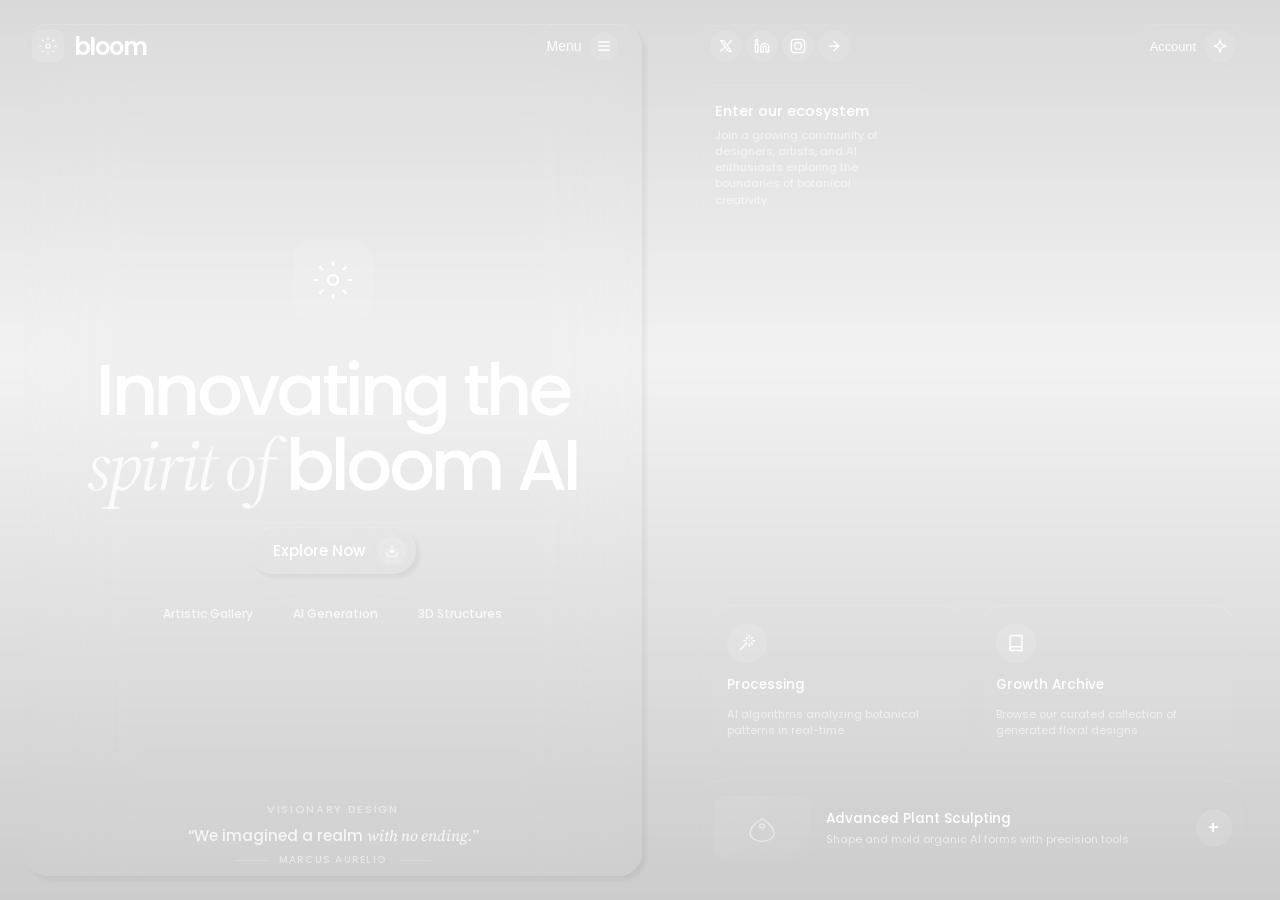
<file: bloom.html>
<!DOCTYPE html>
<html lang="en">
<head>
  <meta charset="UTF-8" />
  <meta name="viewport" content="width=device-width, initial-scale=1.0" />
  <title>Bloom — AI-Powered Plant & Floral Design</title>
  <link rel="preconnect" href="https://fonts.googleapis.com" />
  <link rel="preconnect" href="https://fonts.gstatic.com" crossorigin />
  <link href="https://fonts.googleapis.com/css2?family=Poppins:ital,wght@0,300;0,400;0,500;0,600;0,700;1,300;1,400;1,500&family=Source+Serif+4:ital,opsz,wght@0,8..60,300;0,8..60,400;0,8..60,500;1,8..60,300;1,8..60,400;1,8..60,500&display=swap" rel="stylesheet" />
  <style>
    /* ============================== */
    /* RESET & BASE                   */
    /* ============================== */
    *, *::before, *::after { margin: 0; padding: 0; box-sizing: border-box; }

    :root {
      --radius: 1rem;
      --white: #ffffff;
      --white-80: rgba(255,255,255,0.8);
      --white-60: rgba(255,255,255,0.6);
      --white-50: rgba(255,255,255,0.5);
      --white-15: rgba(255,255,255,0.15);
      --white-10: rgba(255,255,255,0.1);
      --white-05: rgba(255,255,255,0.05);
    }

    html, body {
      width: 100%;
      height: 100%;
      overflow: hidden;
      font-family: 'Poppins', sans-serif;
      font-weight: 500;
      color: var(--white);
      -webkit-font-smoothing: antialiased;
    }

    /* ============================== */
    /* LIQUID GLASS — @layer          */
    /* ============================== */
    @layer components {
      .liquid-glass {
        background: rgba(255,255,255,0.01);
        background-blend-mode: luminosity;
        backdrop-filter: blur(4px);
        -webkit-backdrop-filter: blur(4px);
        border: none;
        box-shadow: inset 0 1px 1px rgba(255,255,255,0.1);
        position: relative;
        overflow: hidden;
      }

      .liquid-glass::before {
        content: '';
        position: absolute;
        inset: 0;
        border-radius: inherit;
        padding: 1.4px;
        background: linear-gradient(
          180deg,
          rgba(255,255,255,0.45) 0%,
          rgba(255,255,255,0.15) 20%,
          transparent 40%,
          transparent 60%,
          rgba(255,255,255,0.15) 80%,
          rgba(255,255,255,0.45) 100%
        );
        -webkit-mask:
          linear-gradient(#fff 0 0) content-box,
          linear-gradient(#fff 0 0);
        mask:
          linear-gradient(#fff 0 0) content-box,
          linear-gradient(#fff 0 0);
        -webkit-mask-composite: xor;
        mask-composite: exclude;
        pointer-events: none;
      }

      .liquid-glass-strong {
        background: rgba(255,255,255,0.01);
        background-blend-mode: luminosity;
        backdrop-filter: blur(50px);
        -webkit-backdrop-filter: blur(50px);
        border: none;
        box-shadow:
          4px 4px 4px rgba(0,0,0,0.05),
          inset 0 1px 1px rgba(255,255,255,0.15);
        position: relative;
        overflow: hidden;
      }

      .liquid-glass-strong::before {
        content: '';
        position: absolute;
        inset: 0;
        border-radius: inherit;
        padding: 1.4px;
        background: linear-gradient(
          180deg,
          rgba(255,255,255,0.5) 0%,
          rgba(255,255,255,0.2) 20%,
          transparent 40%,
          transparent 60%,
          rgba(255,255,255,0.2) 80%,
          rgba(255,255,255,0.5) 100%
        );
        -webkit-mask:
          linear-gradient(#fff 0 0) content-box,
          linear-gradient(#fff 0 0);
        mask:
          linear-gradient(#fff 0 0) content-box,
          linear-gradient(#fff 0 0);
        -webkit-mask-composite: xor;
        mask-composite: exclude;
        pointer-events: none;
      }
    }

    /* ============================== */
    /* VIDEO BACKGROUND               */
    /* ============================== */
    .video-bg {
      position: fixed;
      inset: 0;
      z-index: 0;
    }

    .video-bg video {
      width: 100%;
      height: 100%;
      object-fit: cover;
    }

    .video-bg::after {
      content: '';
      position: absolute;
      inset: 0;
      background: linear-gradient(
        180deg,
        rgba(0,0,0,0.15) 0%,
        rgba(0,0,0,0.05) 40%,
        rgba(0,0,0,0.2) 100%
      );
      pointer-events: none;
    }

    /* ============================== */
    /* CONTENT WRAPPER                */
    /* ============================== */
    .content-wrapper {
      position: relative;
      z-index: 10;
      width: 100%;
      height: 100vh;
      min-height: 100vh;
      display: flex;
      flex-direction: row;
    }

    /* ============================== */
    /* LEFT PANEL                     */
    /* ============================== */
    .left-panel {
      width: 52%;
      height: 100vh;
      position: relative;
      display: flex;
      flex-direction: column;
    }

    .left-overlay {
      position: absolute;
      inset: 1rem;
      border-radius: 1.5rem;
      pointer-events: none;
    }

    @media (min-width: 1024px) {
      .left-overlay { inset: 1.5rem; }
    }

    .left-content {
      position: relative;
      z-index: 2;
      display: flex;
      flex-direction: column;
      height: 100%;
      padding: 1.25rem 1.5rem;
    }

    @media (min-width: 1024px) {
      .left-content { padding: 1.5rem 2rem; }
    }

    /* ============================== */
    /* NAV                            */
    /* ============================== */
    .nav {
      display: flex;
      align-items: center;
      justify-content: space-between;
      flex-shrink: 0;
    }

    .nav-logo {
      display: flex;
      align-items: center;
      gap: 0.6rem;
    }

    .nav-logo-img {
      width: 32px;
      height: 32px;
      border-radius: 8px;
      background: rgba(255,255,255,0.12);
      display: flex;
      align-items: center;
      justify-content: center;
    }

    .nav-logo-img svg { width: 18px; height: 18px; }

    .nav-logo-text {
      font-size: 1.5rem;
      font-weight: 600;
      letter-spacing: -0.05em;
      color: var(--white);
    }

    .menu-btn {
      display: flex;
      align-items: center;
      gap: 0.5rem;
      padding: 0.5rem 1rem 0.5rem 0.75rem;
      border-radius: 9999px;
      font-size: 0.875rem;
      font-weight: 500;
      color: var(--white);
      cursor: pointer;
      transition: transform 0.2s ease;
    }

    .menu-btn:hover { transform: scale(1.05); }
    .menu-btn:active { transform: scale(0.95); }

    .menu-btn svg { width: 18px; height: 18px; }

    /* ============================== */
    /* HERO CENTER                    */
    /* ============================== */
    .hero-center {
      flex: 1;
      display: flex;
      flex-direction: column;
      align-items: center;
      justify-content: center;
      text-align: center;
      gap: 1.5rem;
    }

    .hero-logo-lg {
      width: 80px;
      height: 80px;
      border-radius: 1.25rem;
      background: rgba(255,255,255,0.1);
      display: flex;
      align-items: center;
      justify-content: center;
      margin-bottom: 0.5rem;
    }

    .hero-logo-lg svg { width: 40px; height: 40px; }

    .hero-heading {
      font-family: 'Poppins', sans-serif;
      font-weight: 500;
      font-size: 3.5rem;
      line-height: 1.05;
      letter-spacing: -0.05em;
      color: var(--white);
      max-width: 540px;
    }

    @media (min-width: 1024px) {
      .hero-heading { font-size: 4.5rem; }
    }

    .hero-heading .serif {
      font-family: 'Source Serif 4', serif;
      font-style: italic;
      font-weight: 400;
      color: var(--white-80);
    }

    .hero-heading .line {
      display: block;
    }

    .cta-btn {
      display: inline-flex;
      align-items: center;
      gap: 0.75rem;
      padding: 0.6rem 0.65rem 0.6rem 1.5rem;
      border-radius: 9999px;
      font-size: 0.95rem;
      font-weight: 500;
      font-family: 'Poppins', sans-serif;
      color: var(--white);
      cursor: pointer;
      transition: transform 0.2s ease;
    }

    .cta-btn:hover { transform: scale(1.05); }
    .cta-btn:active { transform: scale(0.95); }

    .cta-icon-circle {
      width: 28px;
      height: 28px;
      border-radius: 9999px;
      background: rgba(255,255,255,0.15);
      display: flex;
      align-items: center;
      justify-content: center;
    }

    .cta-icon-circle svg { width: 14px; height: 14px; }

    .pills-row {
      display: flex;
      gap: 0.5rem;
      flex-wrap: wrap;
      justify-content: center;
    }

    .pill {
      padding: 0.4rem 1rem;
      border-radius: 9999px;
      font-size: 0.75rem;
      color: var(--white-80);
    }

    /* ============================== */
    /* BOTTOM QUOTE                   */
    /* ============================== */
    .bottom-quote {
      flex-shrink: 0;
      text-align: center;
      padding-bottom: 0.5rem;
    }

    .quote-label {
      font-size: 0.7rem;
      letter-spacing: 0.15em;
      text-transform: uppercase;
      color: var(--white-50);
      margin-bottom: 0.4rem;
    }

    .quote-text {
      font-size: 0.95rem;
      color: var(--white-80);
      margin-bottom: 0.3rem;
    }

    .quote-text .serif {
      font-family: 'Source Serif 4', serif;
      font-style: italic;
      color: var(--white-80);
    }

    .quote-text .display {
      font-family: 'Poppins', sans-serif;
    }

    .quote-author {
      font-size: 0.65rem;
      letter-spacing: 0.12em;
      text-transform: uppercase;
      color: var(--white-50);
      display: flex;
      align-items: center;
      justify-content: center;
      gap: 0.75rem;
    }

    .quote-author-line {
      width: 32px;
      height: 1px;
      background: rgba(255,255,255,0.25);
    }

    /* ============================== */
    /* RIGHT PANEL                    */
    /* ============================== */
    .right-panel {
      width: 48%;
      height: 100vh;
      display: none;
      flex-direction: column;
      padding: 1.5rem 2rem;
      position: relative;
    }

    @media (min-width: 1024px) {
      .right-panel { display: flex; }
    }

    /* Top bar */
    .right-top {
      display: flex;
      align-items: center;
      justify-content: space-between;
      flex-shrink: 0;
    }

    .social-pill {
      display: flex;
      align-items: center;
      gap: 0.25rem;
      padding: 0.35rem 0.35rem 0.35rem 0.75rem;
      border-radius: 9999px;
    }

    .social-pill a {
      display: flex;
      align-items: center;
      justify-content: center;
      width: 32px;
      height: 32px;
      border-radius: 9999px;
      background: rgba(255,255,255,0.1);
      color: var(--white);
      text-decoration: none;
      transition: color 0.2s ease;
    }

    .social-pill a:hover { color: var(--white-80); }

    .social-pill a svg { width: 16px; height: 16px; }

    .social-arrow {
      display: flex;
      align-items: center;
      justify-content: center;
      width: 32px;
      height: 32px;
      border-radius: 9999px;
      background: rgba(255,255,255,0.1);
      color: var(--white);
      cursor: pointer;
      transition: transform 0.2s;
    }

    .social-arrow:hover { transform: scale(1.1); }
    .social-arrow svg { width: 16px; height: 16px; }

    .account-btn {
      display: flex;
      align-items: center;
      gap: 0.5rem;
      padding: 0.4rem 0.75rem;
      border-radius: 9999px;
      color: var(--white);
      cursor: pointer;
      font-size: 0.8rem;
      transition: transform 0.2s;
    }

    .account-btn:hover { transform: scale(1.05); }
    .account-btn svg { width: 16px; height: 16px; }

    .icon-circle-sm {
      width: 32px;
      height: 32px;
      border-radius: 9999px;
      background: rgba(255,255,255,0.1);
      display: flex;
      align-items: center;
      justify-content: center;
    }

    .icon-circle-sm svg { width: 16px; height: 16px; }

    /* Community card */
    .community-card {
      width: 14rem;
      padding: 1rem 1.1rem;
      border-radius: var(--radius);
      margin-top: 1rem;
    }

    .community-card h3 {
      font-size: 0.9rem;
      font-weight: 500;
      color: var(--white);
      margin-bottom: 0.3rem;
    }

    .community-card p {
      font-size: 0.7rem;
      font-weight: 400;
      color: var(--white-60);
      line-height: 1.45;
    }

    /* Right bottom section */
    .right-bottom {
      margin-top: auto;
      display: flex;
      flex-direction: column;
      gap: 0.75rem;
    }

    .features-outer {
      padding: 0.75rem;
      border-radius: 2.5rem;
    }

    .features-grid {
      display: grid;
      grid-template-columns: 1fr 1fr;
      gap: 0.75rem;
    }

    .feature-card {
      padding: 1.1rem;
      border-radius: 1.5rem;
      display: flex;
      flex-direction: column;
      gap: 0.75rem;
    }

    .feature-icon {
      width: 40px;
      height: 40px;
      border-radius: 9999px;
      background: rgba(255,255,255,0.1);
      display: flex;
      align-items: center;
      justify-content: center;
    }

    .feature-icon svg { width: 18px; height: 18px; }

    .feature-card h4 {
      font-size: 0.85rem;
      font-weight: 500;
      color: var(--white);
    }

    .feature-card p {
      font-size: 0.7rem;
      font-weight: 400;
      color: var(--white-60);
      line-height: 1.4;
    }

    .feature-card .meta {
      font-size: 0.6rem;
      color: var(--white-50);
      text-transform: uppercase;
      letter-spacing: 0.08em;
    }

    /* Bottom wide card */
    .bottom-feature-card {
      padding: 1rem;
      border-radius: 1.5rem;
      display: flex;
      align-items: center;
      gap: 1rem;
    }

    .flower-thumb {
      width: 96px;
      height: 64px;
      border-radius: 0.75rem;
      background: linear-gradient(135deg, rgba(255,255,255,0.08), rgba(255,255,255,0.02));
      flex-shrink: 0;
      overflow: hidden;
      display: flex;
      align-items: center;
      justify-content: center;
    }

    .flower-thumb svg { width: 32px; height: 32px; opacity: 0.5; }

    .bottom-feature-text {
      flex: 1;
    }

    .bottom-feature-text h4 {
      font-size: 0.85rem;
      font-weight: 500;
      color: var(--white);
      margin-bottom: 0.2rem;
    }

    .bottom-feature-text p {
      font-size: 0.7rem;
      font-weight: 400;
      color: var(--white-60);
      line-height: 1.4;
    }

    .plus-btn {
      width: 36px;
      height: 36px;
      border-radius: 9999px;
      background: rgba(255,255,255,0.1);
      display: flex;
      align-items: center;
      justify-content: center;
      color: var(--white);
      cursor: pointer;
      flex-shrink: 0;
      transition: transform 0.2s, background 0.2s;
      font-size: 1.1rem;
    }

    .plus-btn:hover {
      transform: scale(1.1);
      background: rgba(255,255,255,0.18);
    }

    /* ============================== */
    /* MOBILE HIDE                    */
    /* ============================== */
    @media (max-width: 1023px) {
      .left-panel { width: 100%; }
      .right-panel { display: none; }
    }

    /* ============================== */
    /* ANIMATIONS                     */
    /* ============================== */
    @keyframes fadeInUp {
      from { opacity: 0; transform: translateY(24px); }
      to { opacity: 1; transform: translateY(0); }
    }

    .anim-1 { animation: fadeInUp 0.8s ease-out 0.1s both; }
    .anim-2 { animation: fadeInUp 0.8s ease-out 0.25s both; }
    .anim-3 { animation: fadeInUp 0.8s ease-out 0.4s both; }
    .anim-4 { animation: fadeInUp 0.8s ease-out 0.55s both; }
    .anim-5 { animation: fadeInUp 0.8s ease-out 0.7s both; }
    .anim-6 { animation: fadeInUp 0.8s ease-out 0.85s both; }
  </style>
</head>
<body>

  <!-- ==================== VIDEO BG ==================== -->
  <div class="video-bg">
    <video autoplay loop muted playsinline>
      <source src="https://d8j0ntlcm91z4.cloudfront.net/user_38xzZboKViGWJOttwIXH07lWA1P/hf_20260315_073750_51473149-4350-4920-ae24-c8214286f323.mp4" type="video/mp4" />
    </video>
  </div>

  <!-- ==================== CONTENT ==================== -->
  <div class="content-wrapper">

    <!-- LEFT PANEL -->
    <div class="left-panel">
      <div class="liquid-glass-strong left-overlay"></div>
      <div class="left-content">

        <!-- NAV -->
        <nav class="nav anim-1">
          <div class="nav-logo">
            <div class="nav-logo-img liquid-glass">
              <!-- Flower icon -->
              <svg viewBox="0 0 24 24" fill="none" stroke="currentColor" stroke-width="1.5" stroke-linecap="round" stroke-linejoin="round">
                <circle cx="12" cy="12" r="3"/>
                <path d="M12 1v2M12 21v2M4.22 4.22l1.42 1.42M18.36 18.36l1.42 1.42M1 12h2M21 12h2M4.22 19.78l1.42-1.42M18.36 5.64l1.42-1.42"/>
              </svg>
            </div>
            <span class="nav-logo-text">bloom</span>
          </div>
          <button class="menu-btn liquid-glass">
            <span>Menu</span>
            <div class="icon-circle-sm" style="width:28px;height:28px;">
              <!-- Menu icon -->
              <svg viewBox="0 0 24 24" fill="none" stroke="currentColor" stroke-width="2" stroke-linecap="round">
                <line x1="4" y1="6" x2="20" y2="6"/><line x1="4" y1="12" x2="20" y2="12"/><line x1="4" y1="18" x2="20" y2="18"/>
              </svg>
            </div>
          </button>
        </nav>

        <!-- HERO CENTER -->
        <div class="hero-center">
          <div class="hero-logo-lg liquid-glass anim-2">
            <svg viewBox="0 0 24 24" fill="none" stroke="currentColor" stroke-width="1.2" stroke-linecap="round" stroke-linejoin="round">
              <circle cx="12" cy="12" r="3"/>
              <path d="M12 1v2M12 21v2M4.22 4.22l1.42 1.42M18.36 18.36l1.42 1.42M1 12h2M21 12h2M4.22 19.78l1.42-1.42M18.36 5.64l1.42-1.42"/>
            </svg>
          </div>

          <h1 class="hero-heading anim-3">
            Innovating the<br/>
            <span class="serif">spirit of</span> bloom AI
          </h1>

          <button class="cta-btn liquid-glass-strong anim-4">
            <span>Explore Now</span>
            <div class="cta-icon-circle">
              <svg viewBox="0 0 24 24" fill="none" stroke="currentColor" stroke-width="2" stroke-linecap="round" stroke-linejoin="round">
                <path d="M21 15v4a2 2 0 01-2 2H5a2 2 0 01-2-2v-4"/><polyline points="7 10 12 15 17 10"/><line x1="12" y1="15" x2="12" y2="3"/>
              </svg>
            </div>
          </button>

          <div class="pills-row anim-5">
            <div class="pill liquid-glass">Artistic Gallery</div>
            <div class="pill liquid-glass">AI Generation</div>
            <div class="pill liquid-glass">3D Structures</div>
          </div>
        </div>

        <!-- BOTTOM QUOTE -->
        <div class="bottom-quote anim-6">
          <div class="quote-label">VISIONARY DESIGN</div>
          <div class="quote-text">
            <span class="display">&ldquo;We imagined a realm </span><span class="serif">with no ending.&rdquo;</span>
          </div>
          <div class="quote-author">
            <span class="quote-author-line"></span>
            <span>MARCUS AURELIO</span>
            <span class="quote-author-line"></span>
          </div>
        </div>
      </div>
    </div>

    <!-- RIGHT PANEL -->
    <div class="right-panel">

      <!-- Top bar -->
      <div class="right-top anim-2">
        <div class="social-pill liquid-glass">
          <a href="#" aria-label="Twitter">
            <svg viewBox="0 0 24 24" fill="none" stroke="currentColor" stroke-width="2" stroke-linecap="round" stroke-linejoin="round"><path d="M4 4l11.733 16h4.267l-11.733 -16z"/><path d="M4 20l6.768 -6.768m2.46 -2.46l6.772 -6.772"/></svg>
          </a>
          <a href="#" aria-label="LinkedIn">
            <svg viewBox="0 0 24 24" fill="none" stroke="currentColor" stroke-width="2" stroke-linecap="round" stroke-linejoin="round"><path d="M16 8a6 6 0 016 6v7h-4v-7a2 2 0 00-4 0v7h-4v-7a6 6 0 016-6z"/><rect x="2" y="9" width="4" height="12"/><circle cx="4" cy="4" r="2"/></svg>
          </a>
          <a href="#" aria-label="Instagram">
            <svg viewBox="0 0 24 24" fill="none" stroke="currentColor" stroke-width="2" stroke-linecap="round" stroke-linejoin="round"><rect x="2" y="2" width="20" height="20" rx="5"/><circle cx="12" cy="12" r="5"/><circle cx="17.5" cy="6.5" r="1" fill="currentColor" stroke="none"/></svg>
          </a>
          <div class="social-arrow">
            <svg viewBox="0 0 24 24" fill="none" stroke="currentColor" stroke-width="2" stroke-linecap="round" stroke-linejoin="round"><line x1="5" y1="12" x2="19" y2="12"/><polyline points="12 5 19 12 12 19"/></svg>
          </div>
        </div>

        <button class="account-btn liquid-glass anim-3">
          <span>Account</span>
          <div class="icon-circle-sm">
            <svg viewBox="0 0 24 24" fill="none" stroke="currentColor" stroke-width="2" stroke-linecap="round" stroke-linejoin="round"><path d="M12 3l1.912 5.813a2 2 0 001.275 1.275L21 12l-5.813 1.912a2 2 0 00-1.275 1.275L12 21l-1.912-5.813a2 2 0 00-1.275-1.275L3 12l5.813-1.912a2 2 0 001.275-1.275L12 3z"/></svg>
          </div>
        </button>
      </div>

      <!-- Community card -->
      <div class="community-card liquid-glass anim-3">
        <h3>Enter our ecosystem</h3>
        <p>Join a growing community of designers, artists, and AI enthusiasts exploring the boundaries of botanical creativity.</p>
      </div>

      <!-- Bottom features -->
      <div class="right-bottom anim-4">
        <div class="features-outer liquid-glass">
          <div class="features-grid">
            <div class="feature-card liquid-glass">
              <div class="feature-icon">
                <svg viewBox="0 0 24 24" fill="none" stroke="currentColor" stroke-width="2" stroke-linecap="round" stroke-linejoin="round"><path d="M15 4V2M15 16v-2M8 9h2M20 9h2M17.8 11.8L19 13M15 9h.01M17.8 6.2L19 5M3 21l9-9M12.2 6.2L11 5"/></svg>
              </div>
              <h4>Processing</h4>
              <p>AI algorithms analyzing botanical patterns in real-time</p>
            </div>
            <div class="feature-card liquid-glass">
              <div class="feature-icon">
                <svg viewBox="0 0 24 24" fill="none" stroke="currentColor" stroke-width="2" stroke-linecap="round" stroke-linejoin="round"><path d="M4 19.5A2.5 2.5 0 016.5 17H20"/><path d="M6.5 2H20v20H6.5A2.5 2.5 0 014 19.5v-15A2.5 2.5 0 016.5 2z"/></svg>
              </div>
              <h4>Growth Archive</h4>
              <p>Browse our curated collection of generated floral designs</p>
            </div>
          </div>
        </div>

        <div class="bottom-feature-card liquid-glass anim-5">
          <div class="flower-thumb">
            <svg viewBox="0 0 24 24" fill="none" stroke="currentColor" stroke-width="1" stroke-linecap="round" stroke-linejoin="round">
              <path d="M12 22c-4.97 0-9-2.69-9-6 0-4 5-8.5 9-11 4 2.5 9 7 9 11 0 3.31-4.03 6-9 6z"/>
              <path d="M12 12c-1.1 0-2-.67-2-1.5S10.9 9 12 9s2 .67 2 1.5S13.1 12 12 12z"/>
            </svg>
          </div>
          <div class="bottom-feature-text">
            <h4>Advanced Plant Sculpting</h4>
            <p>Shape and mold organic AI forms with precision tools</p>
          </div>
          <div class="plus-btn liquid-glass">+</div>
        </div>
      </div>
    </div>
  </div>

  <!-- ==================== INTERACTION JS ==================== -->
  <script>
    // Parallax on mouse move for glass panels
    document.addEventListener('mousemove', function(e) {
      var x = (e.clientX / window.innerWidth - 0.5) * 2;
      var y = (e.clientY / window.innerHeight - 0.5) * 2;
      var leftOverlay = document.querySelector('.left-overlay');
      if (leftOverlay) {
        leftOverlay.style.transform = 'translate(' + (x * 3) + 'px, ' + (y * 3) + 'px)';
      }
    });

    // Scale on hover for social icons
    document.querySelectorAll('.social-pill a, .social-arrow').forEach(function(el) {
      el.addEventListener('mouseenter', function() { el.style.transform = 'scale(1.1)'; });
      el.addEventListener('mouseleave', function() { el.style.transform = 'scale(1)'; });
    });
  </script>
</body>
</html>
</file>
